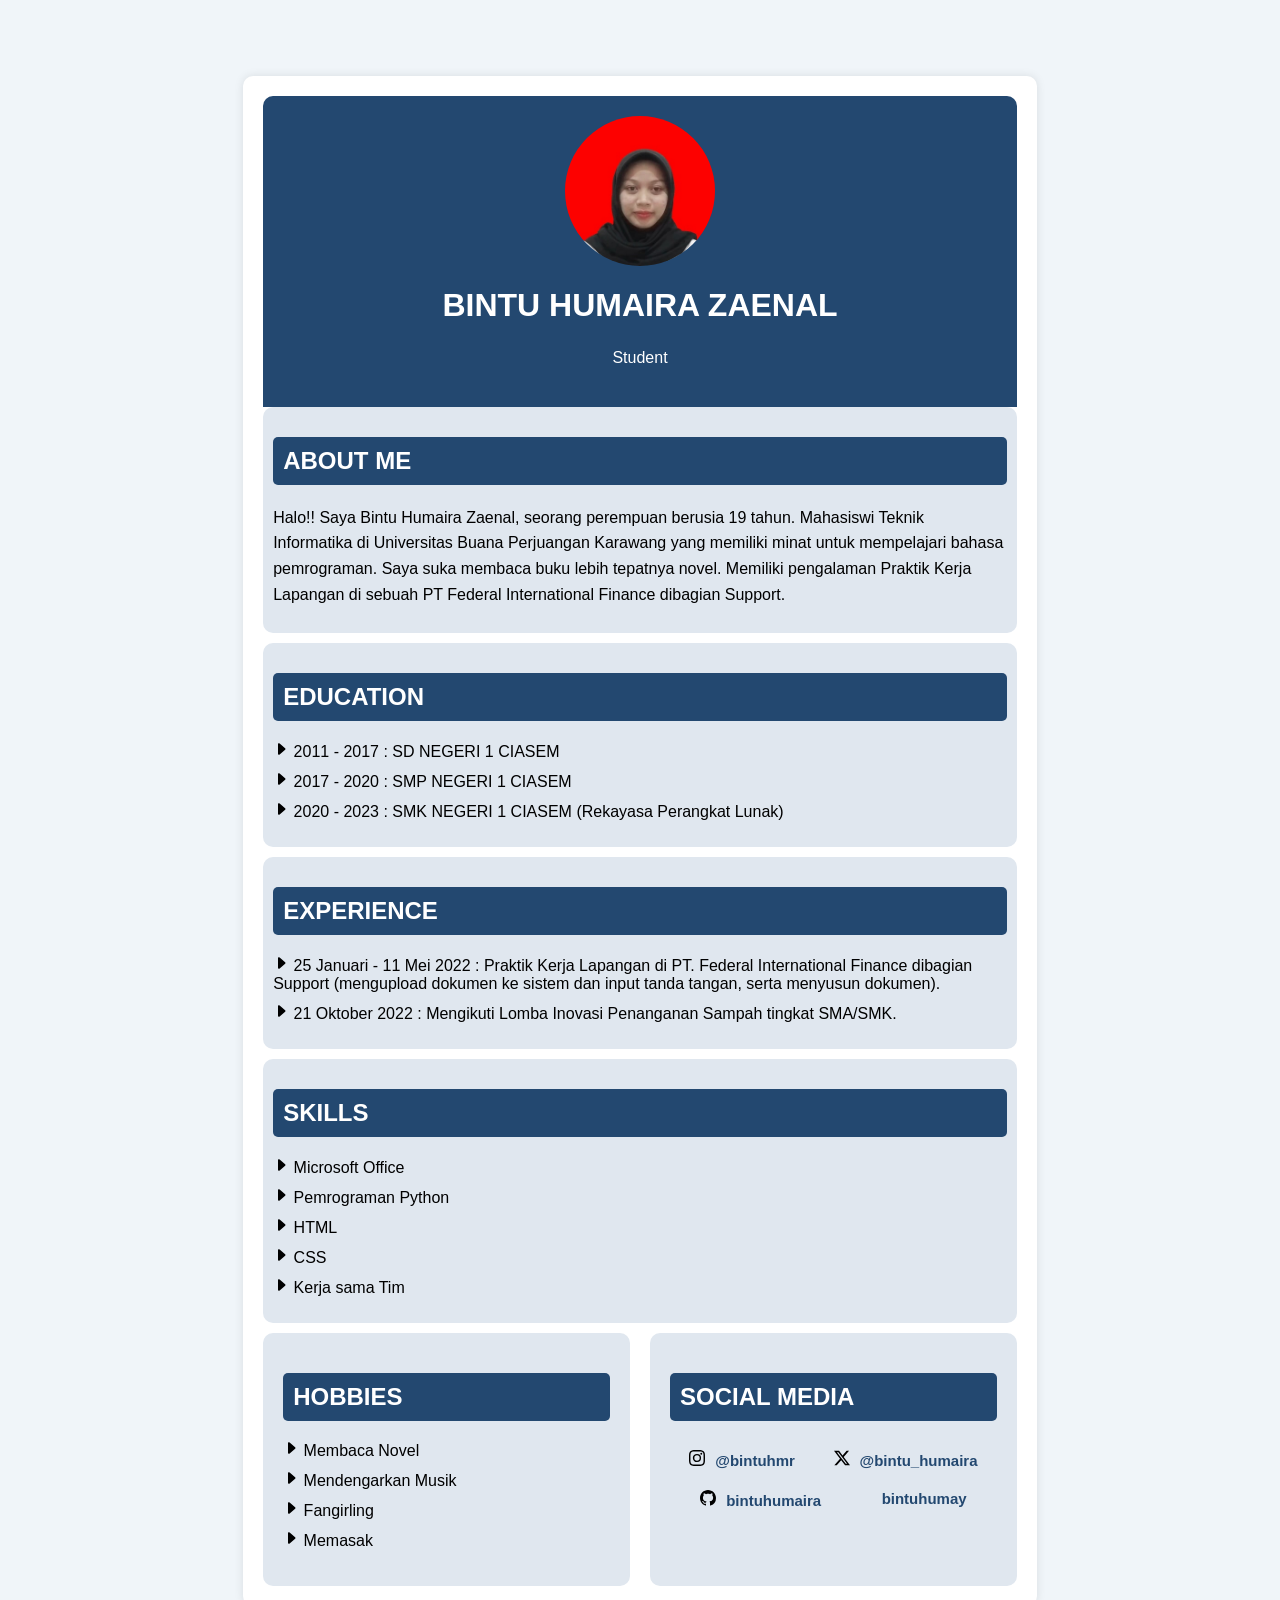
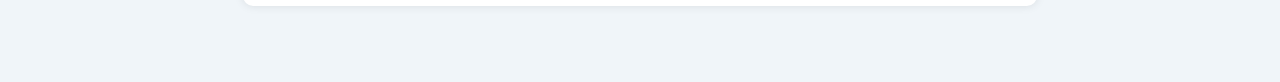
<file: index.html>
<!DOCTYPE html>
<html lang="en">
<head>
    <meta charset="UTF-8">
    <meta name="viewport" content="width=device-width, initial-scale=1.0">
    <title>FILE CV</title>
    <link rel="stylesheet" href="styles.css">
</head>
<body>
    <div class="resume">
        <div class="header">
            <div class="profile-picture">
                <img src="profile.jpg" alt="Profile Picture">
            </div>
            <h1>BINTU HUMAIRA ZAENAL</h1>
            <p>Student</p>
        </div>
        <section class="about">
            <h2>ABOUT ME</h2>
            <p>Halo!! Saya Bintu Humaira Zaenal, seorang perempuan berusia 19 tahun. Mahasiswi Teknik Informatika di Universitas Buana Perjuangan Karawang yang memiliki minat untuk mempelajari bahasa pemrograman. Saya suka membaca buku lebih tepatnya novel. Memiliki pengalaman Praktik Kerja Lapangan di sebuah PT Federal International Finance dibagian Support.</p>
        </section>

        <section class="education">
            <h2>EDUCATION</h2>
            <ul>
                <li><svg xmlns="http://www.w3.org/2000/svg" width="16" height="16" fill="currentColor" class="bi bi-caret-right-fill" viewBox="0 0 16 16">
                    <path d="m12.14 8.753-5.482 4.796c-.646.566-1.658.106-1.658-.753V3.204a1 1 0 0 1 1.659-.753l5.48 4.796a1 1 0 0 1 0 1.506z"/>
                  </svg> 2011 - 2017 : SD NEGERI 1 CIASEM</li>
                <li><svg xmlns="http://www.w3.org/2000/svg" width="16" height="16" fill="currentColor" class="bi bi-caret-right-fill" viewBox="0 0 16 16">
                    <path d="m12.14 8.753-5.482 4.796c-.646.566-1.658.106-1.658-.753V3.204a1 1 0 0 1 1.659-.753l5.48 4.796a1 1 0 0 1 0 1.506z"/>
                  </svg> 2017 - 2020 : SMP NEGERI 1 CIASEM</li>
                <li><svg xmlns="http://www.w3.org/2000/svg" width="16" height="16" fill="currentColor" class="bi bi-caret-right-fill" viewBox="0 0 16 16">
                    <path d="m12.14 8.753-5.482 4.796c-.646.566-1.658.106-1.658-.753V3.204a1 1 0 0 1 1.659-.753l5.48 4.796a1 1 0 0 1 0 1.506z"/>
                  </svg> 2020 - 2023 : SMK NEGERI 1 CIASEM (Rekayasa Perangkat Lunak)</li>
            </ul>
        </section>

        <section class="experience">
            <h2>EXPERIENCE</h2>
            <ul>
                <li><svg xmlns="http://www.w3.org/2000/svg" width="16" height="16" fill="currentColor" class="bi bi-caret-right-fill" viewBox="0 0 16 16">
                    <path d="m12.14 8.753-5.482 4.796c-.646.566-1.658.106-1.658-.753V3.204a1 1 0 0 1 1.659-.753l5.48 4.796a1 1 0 0 1 0 1.506z"/>
                  </svg> 25 Januari - 11 Mei 2022 : Praktik Kerja Lapangan di PT. Federal International Finance dibagian Support (mengupload dokumen ke sistem dan input tanda tangan, serta menyusun dokumen).</li>
                <li><svg xmlns="http://www.w3.org/2000/svg" width="16" height="16" fill="currentColor" class="bi bi-caret-right-fill" viewBox="0 0 16 16">
                    <path d="m12.14 8.753-5.482 4.796c-.646.566-1.658.106-1.658-.753V3.204a1 1 0 0 1 1.659-.753l5.48 4.796a1 1 0 0 1 0 1.506z"/>
                  </svg> 21 Oktober 2022 : Mengikuti Lomba Inovasi Penanganan Sampah tingkat SMA/SMK.</li>
            </ul>
        </section>

        <section class="skills">
            <h2>SKILLS</h2>
            <ul>
                <li><svg xmlns="http://www.w3.org/2000/svg" width="16" height="16" fill="currentColor" class="bi bi-caret-right-fill" viewBox="0 0 16 16">
                    <path d="m12.14 8.753-5.482 4.796c-.646.566-1.658.106-1.658-.753V3.204a1 1 0 0 1 1.659-.753l5.48 4.796a1 1 0 0 1 0 1.506z"/>
                  </svg> Microsoft Office</li>
                <li><svg xmlns="http://www.w3.org/2000/svg" width="16" height="16" fill="currentColor" class="bi bi-caret-right-fill" viewBox="0 0 16 16">
                    <path d="m12.14 8.753-5.482 4.796c-.646.566-1.658.106-1.658-.753V3.204a1 1 0 0 1 1.659-.753l5.48 4.796a1 1 0 0 1 0 1.506z"/>
                  </svg> Pemrograman Python</li>
                <li><svg xmlns="http://www.w3.org/2000/svg" width="16" height="16" fill="currentColor" class="bi bi-caret-right-fill" viewBox="0 0 16 16">
                    <path d="m12.14 8.753-5.482 4.796c-.646.566-1.658.106-1.658-.753V3.204a1 1 0 0 1 1.659-.753l5.48 4.796a1 1 0 0 1 0 1.506z"/>
                  </svg> HTML</li>
                <li><svg xmlns="http://www.w3.org/2000/svg" width="16" height="16" fill="currentColor" class="bi bi-caret-right-fill" viewBox="0 0 16 16">
                    <path d="m12.14 8.753-5.482 4.796c-.646.566-1.658.106-1.658-.753V3.204a1 1 0 0 1 1.659-.753l5.48 4.796a1 1 0 0 1 0 1.506z"/>
                  </svg> CSS</li>
                <li><svg xmlns="http://www.w3.org/2000/svg" width="16" height="16" fill="currentColor" class="bi bi-caret-right-fill" viewBox="0 0 16 16">
                    <path d="m12.14 8.753-5.482 4.796c-.646.566-1.658.106-1.658-.753V3.204a1 1 0 0 1 1.659-.753l5.48 4.796a1 1 0 0 1 0 1.506z"/>
                  </svg> Kerja sama Tim</li>
            </ul>
        </section>

        <section class="hobbies-social-container">
            <div class="hobbies">
                <h2>HOBBIES</h2>
                <ul>
                    <li><svg xmlns="http://www.w3.org/2000/svg" width="16" height="16" fill="currentColor" class="bi bi-caret-right-fill" viewBox="0 0 16 16">
                        <path d="m12.14 8.753-5.482 4.796c-.646.566-1.658.106-1.658-.753V3.204a1 1 0 0 1 1.659-.753l5.48 4.796a1 1 0 0 1 0 1.506z"/>
                      </svg> Membaca Novel</li>
                    <li><svg xmlns="http://www.w3.org/2000/svg" width="16" height="16" fill="currentColor" class="bi bi-caret-right-fill" viewBox="0 0 16 16">
                        <path d="m12.14 8.753-5.482 4.796c-.646.566-1.658.106-1.658-.753V3.204a1 1 0 0 1 1.659-.753l5.48 4.796a1 1 0 0 1 0 1.506z"/>
                      </svg> Mendengarkan Musik</li>
                    <li><svg xmlns="http://www.w3.org/2000/svg" width="16" height="16" fill="currentColor" class="bi bi-caret-right-fill" viewBox="0 0 16 16">
                        <path d="m12.14 8.753-5.482 4.796c-.646.566-1.658.106-1.658-.753V3.204a1 1 0 0 1 1.659-.753l5.48 4.796a1 1 0 0 1 0 1.506z"/>
                      </svg> Fangirling</li>
                    <li><svg xmlns="http://www.w3.org/2000/svg" width="16" height="16" fill="currentColor" class="bi bi-caret-right-fill" viewBox="0 0 16 16">
                        <path d="m12.14 8.753-5.482 4.796c-.646.566-1.658.106-1.658-.753V3.204a1 1 0 0 1 1.659-.753l5.48 4.796a1 1 0 0 1 0 1.506z"/>
                      </svg> Memasak</li>
                </ul>
            </div>
        
            <div class="social-media">
                <h2>SOCIAL MEDIA</h2>
                <ul>
                    <li><svg xmlns="http://www.w3.org/2000/svg" width="16" height="16" fill="currentColor" class="bi bi-instagram" viewBox="0 0 16 16">
                        <path d="M8 0C5.829 0 5.556.01 4.703.048 3.85.088 3.269.222 2.76.42a3.9 3.9 0 0 0-1.417.923A3.9 3.9 0 0 0 .42 2.76C.222 3.268.087 3.85.048 4.7.01 5.555 0 5.827 0 8.001c0 2.172.01 2.444.048 3.297.04.852.174 1.433.372 1.942.205.526.478.972.923 1.417.444.445.89.719 1.416.923.51.198 1.09.333 1.942.372C5.555 15.99 5.827 16 8 16s2.444-.01 3.298-.048c.851-.04 1.434-.174 1.943-.372a3.9 3.9 0 0 0 1.416-.923c.445-.445.718-.891.923-1.417.197-.509.332-1.09.372-1.942C15.99 10.445 16 10.173 16 8s-.01-2.445-.048-3.299c-.04-.851-.175-1.433-.372-1.941a3.9 3.9 0 0 0-.923-1.417A3.9 3.9 0 0 0 13.24.42c-.51-.198-1.092-.333-1.943-.372C10.443.01 10.172 0 7.998 0zm-.717 1.442h.718c2.136 0 2.389.007 3.232.046.78.035 1.204.166 1.486.275.373.145.64.319.92.599s.453.546.598.92c.11.281.24.705.275 1.485.039.843.047 1.096.047 3.231s-.008 2.389-.047 3.232c-.035.78-.166 1.203-.275 1.485a2.5 2.5 0 0 1-.599.919c-.28.28-.546.453-.92.598-.28.11-.704.24-1.485.276-.843.038-1.096.047-3.232.047s-2.39-.009-3.233-.047c-.78-.036-1.203-.166-1.485-.276a2.5 2.5 0 0 1-.92-.598 2.5 2.5 0 0 1-.6-.92c-.109-.281-.24-.705-.275-1.485-.038-.843-.046-1.096-.046-3.233s.008-2.388.046-3.231c.036-.78.166-1.204.276-1.486.145-.373.319-.64.599-.92s.546-.453.92-.598c.282-.11.705-.24 1.485-.276.738-.034 1.024-.044 2.515-.045zm4.988 1.328a.96.96 0 1 0 0 1.92.96.96 0 0 0 0-1.92m-4.27 1.122a4.109 4.109 0 1 0 0 8.217 4.109 4.109 0 0 0 0-8.217m0 1.441a2.667 2.667 0 1 1 0 5.334 2.667 2.667 0 0 1 0-5.334"/>
                      </svg><a href="https://www.instagram.com/bintuhmr">@bintuhmr</a></li>
                    <li><svg xmlns="http://www.w3.org/2000/svg" width="16" height="16" fill="currentColor" class="bi bi-twitter-x" viewBox="0 0 16 16">
                        <path d="M12.6.75h2.454l-5.36 6.142L16 15.25h-4.937l-3.867-5.07-4.425 5.07H.316l5.733-6.57L0 .75h5.063l3.495 4.633L12.601.75Zm-.86 13.028h1.36L4.323 2.145H2.865z"/>
                      </svg><a href="https://x.com/ZainalBint99337">@bintu_humaira</a></li>
                    <li><svg xmlns="http://www.w3.org/2000/svg" width="16" height="16" fill="currentColor" class="bi bi-github" viewBox="0 0 16 16">
                        <path d="M8 0C3.58 0 0 3.58 0 8c0 3.54 2.29 6.53 5.47 7.59.4.07.55-.17.55-.38 0-.19-.01-.82-.01-1.49-2.01.37-2.53-.49-2.69-.94-.09-.23-.48-.94-.82-1.13-.28-.15-.68-.52-.01-.53.63-.01 1.08.58 1.23.82.72 1.21 1.87.87 2.33.66.07-.52.28-.87.51-1.07-1.78-.2-3.64-.89-3.64-3.95 0-.87.31-1.59.82-2.15-.08-.2-.36-1.02.08-2.12 0 0 .67-.21 2.2.82.64-.18 1.32-.27 2-.27s1.36.09 2 .27c1.53-1.04 2.2-.82 2.2-.82.44 1.1.16 1.92.08 2.12.51.56.82 1.27.82 2.15 0 3.07-1.87 3.75-3.65 3.95.29.25.54.73.54 1.48 0 1.07-.01 1.93-.01 2.2 0 .21.15.46.55.38A8.01 8.01 0 0 0 16 8c0-4.42-3.58-8-8-8"/>
                      </svg><a href="https://www.github.com/bintuhumaira">bintuhumaira</a></li>
                    <li><a href="https://bintuhumay.blogspot.com/">bintuhumay</a></li>
                </ul>
            </div>
        </section>        
    </div>
</body>
</html>
</file>
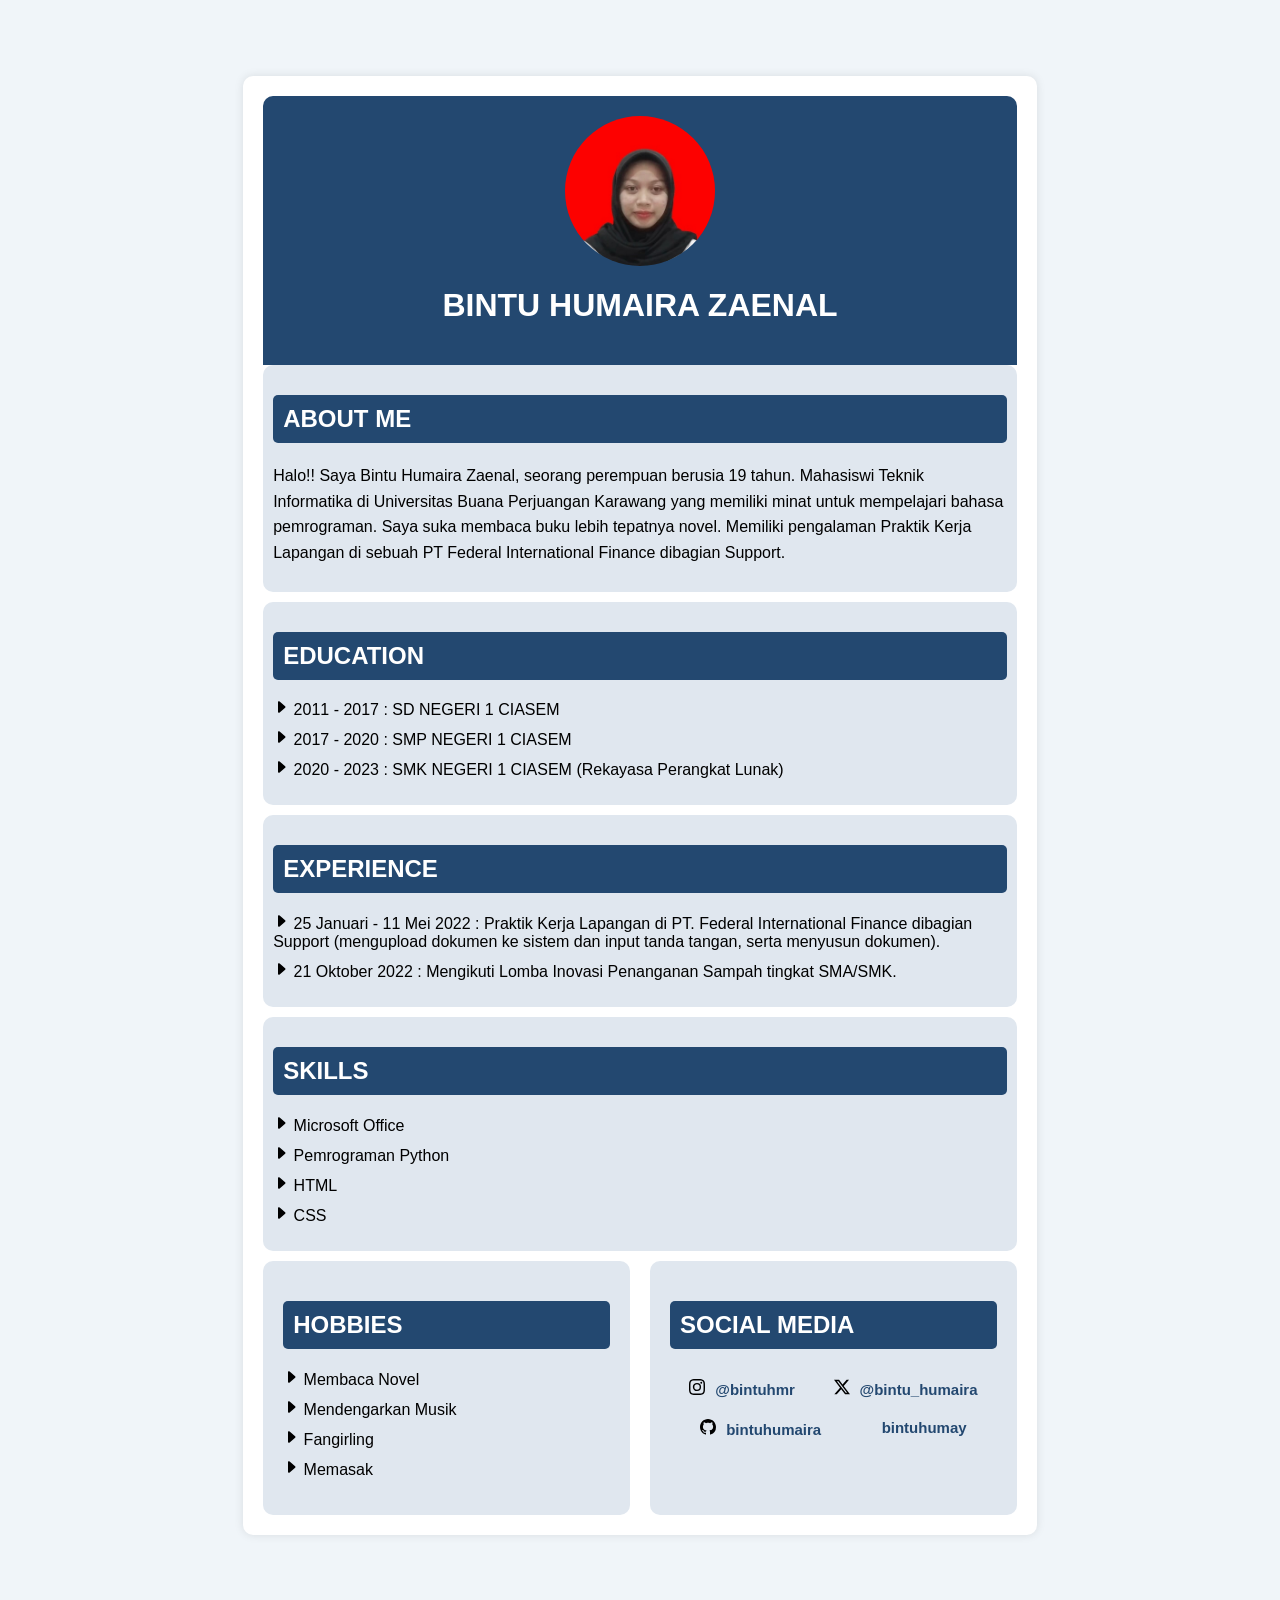
<file: tugascv.html>
<!DOCTYPE html>
<html lang="en">
<head>
    <meta charset="UTF-8">
    <meta name="viewport" content="width=device-width, initial-scale=1.0">
    <title>FILE CV</title>
    <link rel="stylesheet" href="styles.css">
</head>
<body>
    <div class="resume">
        <div class="header">
            <div class="profile-picture">
                <img src="profile.jpg" alt="Profile Picture">
            </div>
            <h1>BINTU HUMAIRA ZAENAL</h1>
        </div>
        <section class="about">
            <h2>ABOUT ME</h2>
            <p>Halo!! Saya Bintu Humaira Zaenal, seorang perempuan berusia 19 tahun. Mahasiswi Teknik Informatika di Universitas Buana Perjuangan Karawang yang memiliki minat untuk mempelajari bahasa pemrograman. Saya suka membaca buku lebih tepatnya novel. Memiliki pengalaman Praktik Kerja Lapangan di sebuah PT Federal International Finance dibagian Support.</p>
        </section>

        <section class="education">
            <h2>EDUCATION</h2>
            <ul>
                <li><svg xmlns="http://www.w3.org/2000/svg" width="16" height="16" fill="currentColor" class="bi bi-caret-right-fill" viewBox="0 0 16 16">
                    <path d="m12.14 8.753-5.482 4.796c-.646.566-1.658.106-1.658-.753V3.204a1 1 0 0 1 1.659-.753l5.48 4.796a1 1 0 0 1 0 1.506z"/>
                  </svg> 2011 - 2017 : SD NEGERI 1 CIASEM</li>
                <li><svg xmlns="http://www.w3.org/2000/svg" width="16" height="16" fill="currentColor" class="bi bi-caret-right-fill" viewBox="0 0 16 16">
                    <path d="m12.14 8.753-5.482 4.796c-.646.566-1.658.106-1.658-.753V3.204a1 1 0 0 1 1.659-.753l5.48 4.796a1 1 0 0 1 0 1.506z"/>
                  </svg> 2017 - 2020 : SMP NEGERI 1 CIASEM</li>
                <li><svg xmlns="http://www.w3.org/2000/svg" width="16" height="16" fill="currentColor" class="bi bi-caret-right-fill" viewBox="0 0 16 16">
                    <path d="m12.14 8.753-5.482 4.796c-.646.566-1.658.106-1.658-.753V3.204a1 1 0 0 1 1.659-.753l5.48 4.796a1 1 0 0 1 0 1.506z"/>
                  </svg> 2020 - 2023 : SMK NEGERI 1 CIASEM (Rekayasa Perangkat Lunak)</li>
            </ul>
        </section>

        <section class="experience">
            <h2>EXPERIENCE</h2>
            <ul>
                <li><svg xmlns="http://www.w3.org/2000/svg" width="16" height="16" fill="currentColor" class="bi bi-caret-right-fill" viewBox="0 0 16 16">
                    <path d="m12.14 8.753-5.482 4.796c-.646.566-1.658.106-1.658-.753V3.204a1 1 0 0 1 1.659-.753l5.48 4.796a1 1 0 0 1 0 1.506z"/>
                  </svg> 25 Januari - 11 Mei 2022 : Praktik Kerja Lapangan di PT. Federal International Finance dibagian Support (mengupload dokumen ke sistem dan input tanda tangan, serta menyusun dokumen).</li>
                <li><svg xmlns="http://www.w3.org/2000/svg" width="16" height="16" fill="currentColor" class="bi bi-caret-right-fill" viewBox="0 0 16 16">
                    <path d="m12.14 8.753-5.482 4.796c-.646.566-1.658.106-1.658-.753V3.204a1 1 0 0 1 1.659-.753l5.48 4.796a1 1 0 0 1 0 1.506z"/>
                  </svg> 21 Oktober 2022 : Mengikuti Lomba Inovasi Penanganan Sampah tingkat SMA/SMK.</li>
            </ul>
        </section>

        <section class="skills">
            <h2>SKILLS</h2>
            <ul>
                <li><svg xmlns="http://www.w3.org/2000/svg" width="16" height="16" fill="currentColor" class="bi bi-caret-right-fill" viewBox="0 0 16 16">
                    <path d="m12.14 8.753-5.482 4.796c-.646.566-1.658.106-1.658-.753V3.204a1 1 0 0 1 1.659-.753l5.48 4.796a1 1 0 0 1 0 1.506z"/>
                  </svg> Microsoft Office</li>
                <li><svg xmlns="http://www.w3.org/2000/svg" width="16" height="16" fill="currentColor" class="bi bi-caret-right-fill" viewBox="0 0 16 16">
                    <path d="m12.14 8.753-5.482 4.796c-.646.566-1.658.106-1.658-.753V3.204a1 1 0 0 1 1.659-.753l5.48 4.796a1 1 0 0 1 0 1.506z"/>
                  </svg> Pemrograman Python</li>
                <li><svg xmlns="http://www.w3.org/2000/svg" width="16" height="16" fill="currentColor" class="bi bi-caret-right-fill" viewBox="0 0 16 16">
                    <path d="m12.14 8.753-5.482 4.796c-.646.566-1.658.106-1.658-.753V3.204a1 1 0 0 1 1.659-.753l5.48 4.796a1 1 0 0 1 0 1.506z"/>
                  </svg> HTML</li>
                <li><svg xmlns="http://www.w3.org/2000/svg" width="16" height="16" fill="currentColor" class="bi bi-caret-right-fill" viewBox="0 0 16 16">
                    <path d="m12.14 8.753-5.482 4.796c-.646.566-1.658.106-1.658-.753V3.204a1 1 0 0 1 1.659-.753l5.48 4.796a1 1 0 0 1 0 1.506z"/>
                  </svg> CSS</li>
            </ul>
        </section>

        <section class="hobbies-social-container">
            <div class="hobbies">
                <h2>HOBBIES</h2>
                <ul>
                    <li><svg xmlns="http://www.w3.org/2000/svg" width="16" height="16" fill="currentColor" class="bi bi-caret-right-fill" viewBox="0 0 16 16">
                        <path d="m12.14 8.753-5.482 4.796c-.646.566-1.658.106-1.658-.753V3.204a1 1 0 0 1 1.659-.753l5.48 4.796a1 1 0 0 1 0 1.506z"/>
                      </svg> Membaca Novel</li>
                    <li><svg xmlns="http://www.w3.org/2000/svg" width="16" height="16" fill="currentColor" class="bi bi-caret-right-fill" viewBox="0 0 16 16">
                        <path d="m12.14 8.753-5.482 4.796c-.646.566-1.658.106-1.658-.753V3.204a1 1 0 0 1 1.659-.753l5.48 4.796a1 1 0 0 1 0 1.506z"/>
                      </svg> Mendengarkan Musik</li>
                    <li><svg xmlns="http://www.w3.org/2000/svg" width="16" height="16" fill="currentColor" class="bi bi-caret-right-fill" viewBox="0 0 16 16">
                        <path d="m12.14 8.753-5.482 4.796c-.646.566-1.658.106-1.658-.753V3.204a1 1 0 0 1 1.659-.753l5.48 4.796a1 1 0 0 1 0 1.506z"/>
                      </svg> Fangirling</li>
                    <li><svg xmlns="http://www.w3.org/2000/svg" width="16" height="16" fill="currentColor" class="bi bi-caret-right-fill" viewBox="0 0 16 16">
                        <path d="m12.14 8.753-5.482 4.796c-.646.566-1.658.106-1.658-.753V3.204a1 1 0 0 1 1.659-.753l5.48 4.796a1 1 0 0 1 0 1.506z"/>
                      </svg> Memasak</li>
                </ul>
            </div>
        
            <div class="social-media">
                <h2>SOCIAL MEDIA</h2>
                <ul>
                    <li><svg xmlns="http://www.w3.org/2000/svg" width="16" height="16" fill="currentColor" class="bi bi-instagram" viewBox="0 0 16 16">
                        <path d="M8 0C5.829 0 5.556.01 4.703.048 3.85.088 3.269.222 2.76.42a3.9 3.9 0 0 0-1.417.923A3.9 3.9 0 0 0 .42 2.76C.222 3.268.087 3.85.048 4.7.01 5.555 0 5.827 0 8.001c0 2.172.01 2.444.048 3.297.04.852.174 1.433.372 1.942.205.526.478.972.923 1.417.444.445.89.719 1.416.923.51.198 1.09.333 1.942.372C5.555 15.99 5.827 16 8 16s2.444-.01 3.298-.048c.851-.04 1.434-.174 1.943-.372a3.9 3.9 0 0 0 1.416-.923c.445-.445.718-.891.923-1.417.197-.509.332-1.09.372-1.942C15.99 10.445 16 10.173 16 8s-.01-2.445-.048-3.299c-.04-.851-.175-1.433-.372-1.941a3.9 3.9 0 0 0-.923-1.417A3.9 3.9 0 0 0 13.24.42c-.51-.198-1.092-.333-1.943-.372C10.443.01 10.172 0 7.998 0zm-.717 1.442h.718c2.136 0 2.389.007 3.232.046.78.035 1.204.166 1.486.275.373.145.64.319.92.599s.453.546.598.92c.11.281.24.705.275 1.485.039.843.047 1.096.047 3.231s-.008 2.389-.047 3.232c-.035.78-.166 1.203-.275 1.485a2.5 2.5 0 0 1-.599.919c-.28.28-.546.453-.92.598-.28.11-.704.24-1.485.276-.843.038-1.096.047-3.232.047s-2.39-.009-3.233-.047c-.78-.036-1.203-.166-1.485-.276a2.5 2.5 0 0 1-.92-.598 2.5 2.5 0 0 1-.6-.92c-.109-.281-.24-.705-.275-1.485-.038-.843-.046-1.096-.046-3.233s.008-2.388.046-3.231c.036-.78.166-1.204.276-1.486.145-.373.319-.64.599-.92s.546-.453.92-.598c.282-.11.705-.24 1.485-.276.738-.034 1.024-.044 2.515-.045zm4.988 1.328a.96.96 0 1 0 0 1.92.96.96 0 0 0 0-1.92m-4.27 1.122a4.109 4.109 0 1 0 0 8.217 4.109 4.109 0 0 0 0-8.217m0 1.441a2.667 2.667 0 1 1 0 5.334 2.667 2.667 0 0 1 0-5.334"/>
                      </svg><a href="https://www.instagram.com/bintuhmr">@bintuhmr</a></li>
                    <li><svg xmlns="http://www.w3.org/2000/svg" width="16" height="16" fill="currentColor" class="bi bi-twitter-x" viewBox="0 0 16 16">
                        <path d="M12.6.75h2.454l-5.36 6.142L16 15.25h-4.937l-3.867-5.07-4.425 5.07H.316l5.733-6.57L0 .75h5.063l3.495 4.633L12.601.75Zm-.86 13.028h1.36L4.323 2.145H2.865z"/>
                      </svg><a href="https://x.com/ZainalBint99337">@bintu_humaira</a></li>
                    <li><svg xmlns="http://www.w3.org/2000/svg" width="16" height="16" fill="currentColor" class="bi bi-github" viewBox="0 0 16 16">
                        <path d="M8 0C3.58 0 0 3.58 0 8c0 3.54 2.29 6.53 5.47 7.59.4.07.55-.17.55-.38 0-.19-.01-.82-.01-1.49-2.01.37-2.53-.49-2.69-.94-.09-.23-.48-.94-.82-1.13-.28-.15-.68-.52-.01-.53.63-.01 1.08.58 1.23.82.72 1.21 1.87.87 2.33.66.07-.52.28-.87.51-1.07-1.78-.2-3.64-.89-3.64-3.95 0-.87.31-1.59.82-2.15-.08-.2-.36-1.02.08-2.12 0 0 .67-.21 2.2.82.64-.18 1.32-.27 2-.27s1.36.09 2 .27c1.53-1.04 2.2-.82 2.2-.82.44 1.1.16 1.92.08 2.12.51.56.82 1.27.82 2.15 0 3.07-1.87 3.75-3.65 3.95.29.25.54.73.54 1.48 0 1.07-.01 1.93-.01 2.2 0 .21.15.46.55.38A8.01 8.01 0 0 0 16 8c0-4.42-3.58-8-8-8"/>
                      </svg><a href="https://www.github.com/bintuhumaira">bintuhumaira</a></li>
                    <li><a href="https://bintuhumay.blogspot.com/">bintuhumay</a></li>
                </ul>
            </div>
        </section>        
    </div>
</body>
</html>
</file>
<file: styles.css>
body {
    font-family: Arial, sans-serif;
    margin: 0;
    padding: 0;
    background-color: #f0f5f9;
}

.resume {
    width: 210mm;  /* Set width to A4 size */
    min-height: 297mm;  /* Set minimum height to A4 size */
    margin: 20mm auto;  /* Add margins for print-safe area */
    padding: 20px;
    background-color: white;
    border-radius: 10px;
    box-shadow: 0 0 10px rgba(0, 0, 0, 0.1);
    box-sizing: border-box;
}

@media print {
    body {
        background-color: white;
        margin: 0;
    }

    .resume {
        box-shadow: none;
        margin: 0;
        width: 210mm;  /* Exact width of A4 */
        height: 297mm;  /* Exact height of A4 */
    }

    .header, .about, .education, .experience, .skills, .hobbies, .social-media {
        page-break-inside: avoid;  /* Avoid breaking sections */
    }
}

.header {
    text-align: center;
    background-color: #234870;
    color: white;
    padding: 20px;
    border-radius: 10px 10px 0 0;
}

.profile-picture {
    width: 150px;
    height: 150px;
    border-radius: 50%;
    overflow: hidden;
    margin: 0 auto;
}

.profile-picture img {
    width: 100%;
    height: auto;
}

.about, .education, .experience, .skills, .hobbies, .social-media {
    background-color: #e0e7ef;
    border-radius: 10px;
    margin-bottom: 10px;
    padding: 10px;
}

h2 {
    background-color: #234870;
    color: white;
    padding: 10px;
    border-radius: 5px;
}

ul {
    list-style-type: none;
    padding-left: 0;
}

li {
    margin: 10px 0;
}

p {
    font-size: 16px;
    line-height: 1.6;
}

/* Untuk container yang menampung Hobbies dan Social Media */
.hobbies-social-container {
    display: flex;
    justify-content: space-between;  /* Untuk menempatkan elemen dengan spasi di antara */
    gap: 20px;  /* Memberikan spasi antara kedua elemen */
}

.hobbies, .social-media {
    flex: 1;  /* Membuat kedua elemen menempati ruang yang sama */
    margin-bottom: 0;  /* Menghilangkan margin bawah */
    padding: 20px;
}

@media print {
    .hobbies-social-container {
        page-break-inside: avoid;
    }
}

.social-media ul {
    display: flex;
    flex-wrap: wrap;
    justify-content: space-around;
    list-style-type: none;
    padding-left: 0;
}

.social-media svg {
    margin-right: 10px; /* Memberi jarak antara ikon dan teks */
}

.social-media a {
    text-decoration: none;
    color: #234870;
    font-weight: bold;
    font-size: 15px;
}

.social-media a:hover {
    color: #ff6347;
}
</file>
